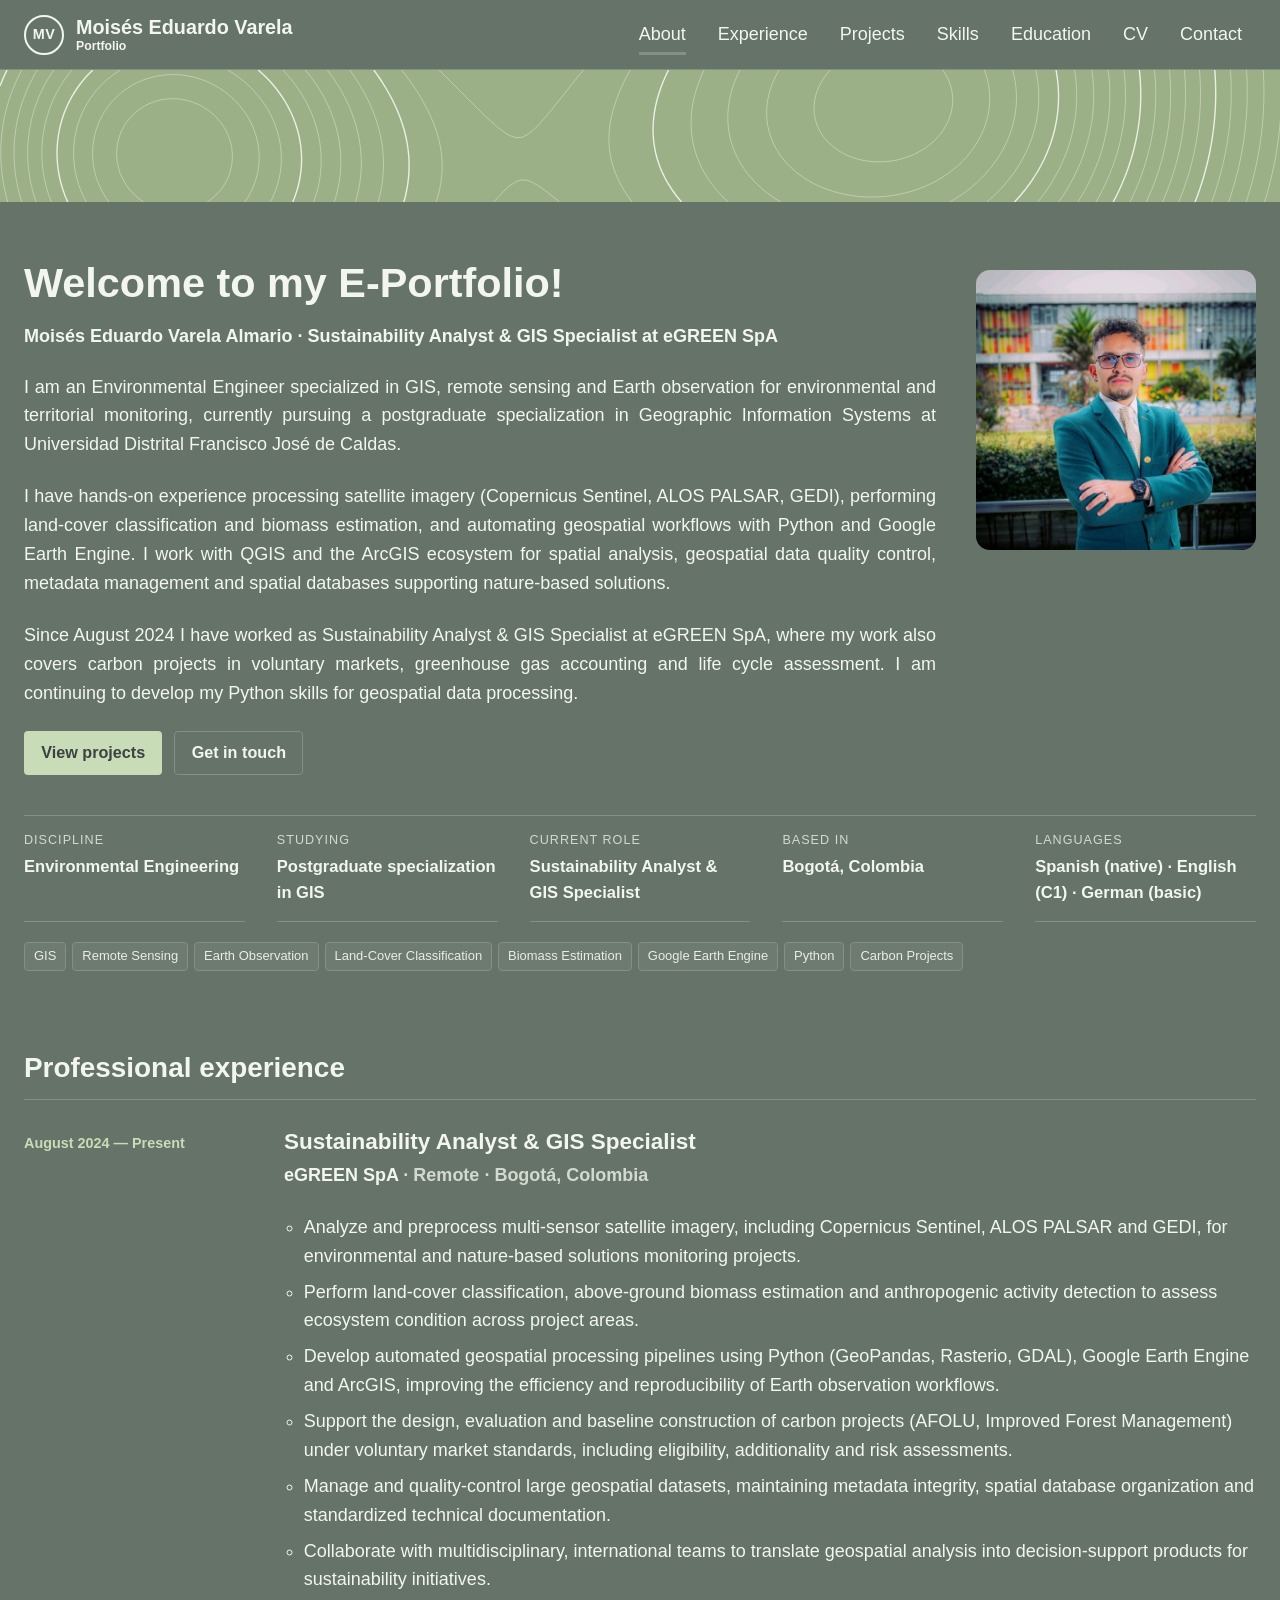
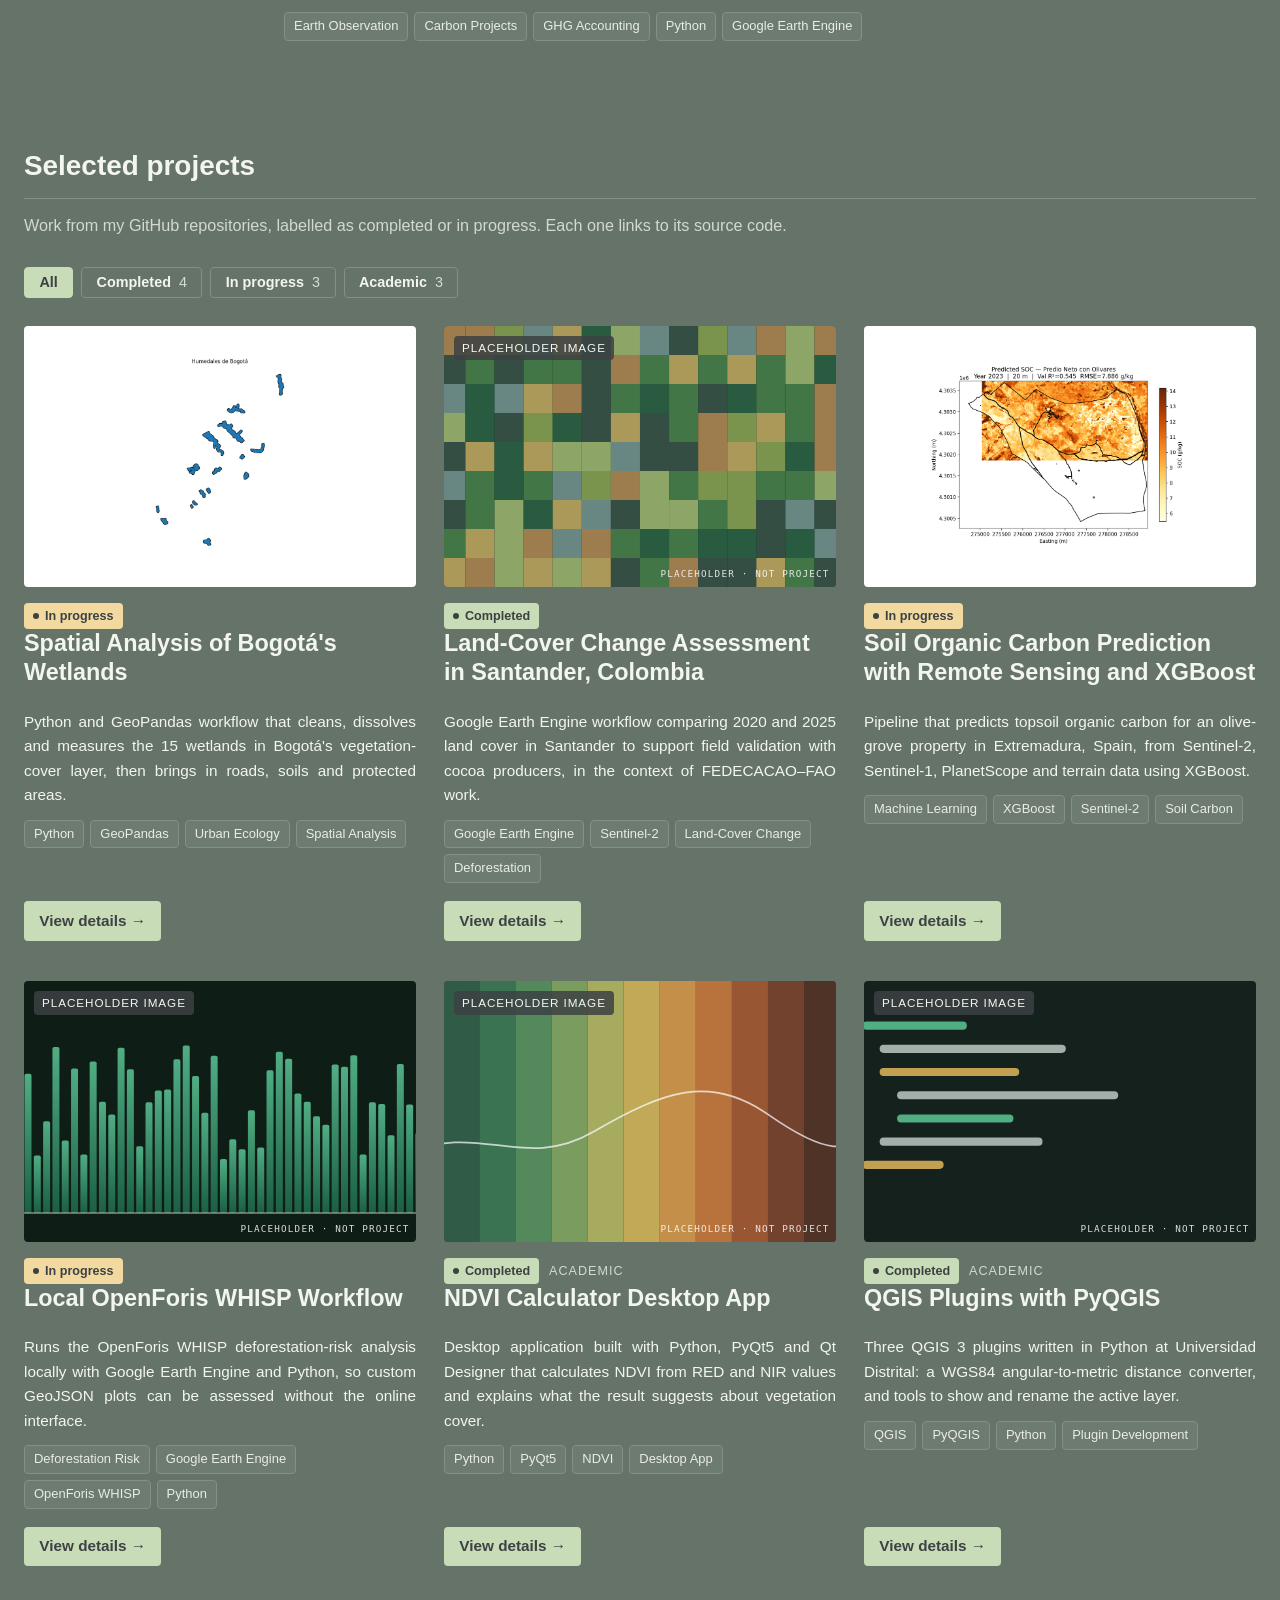
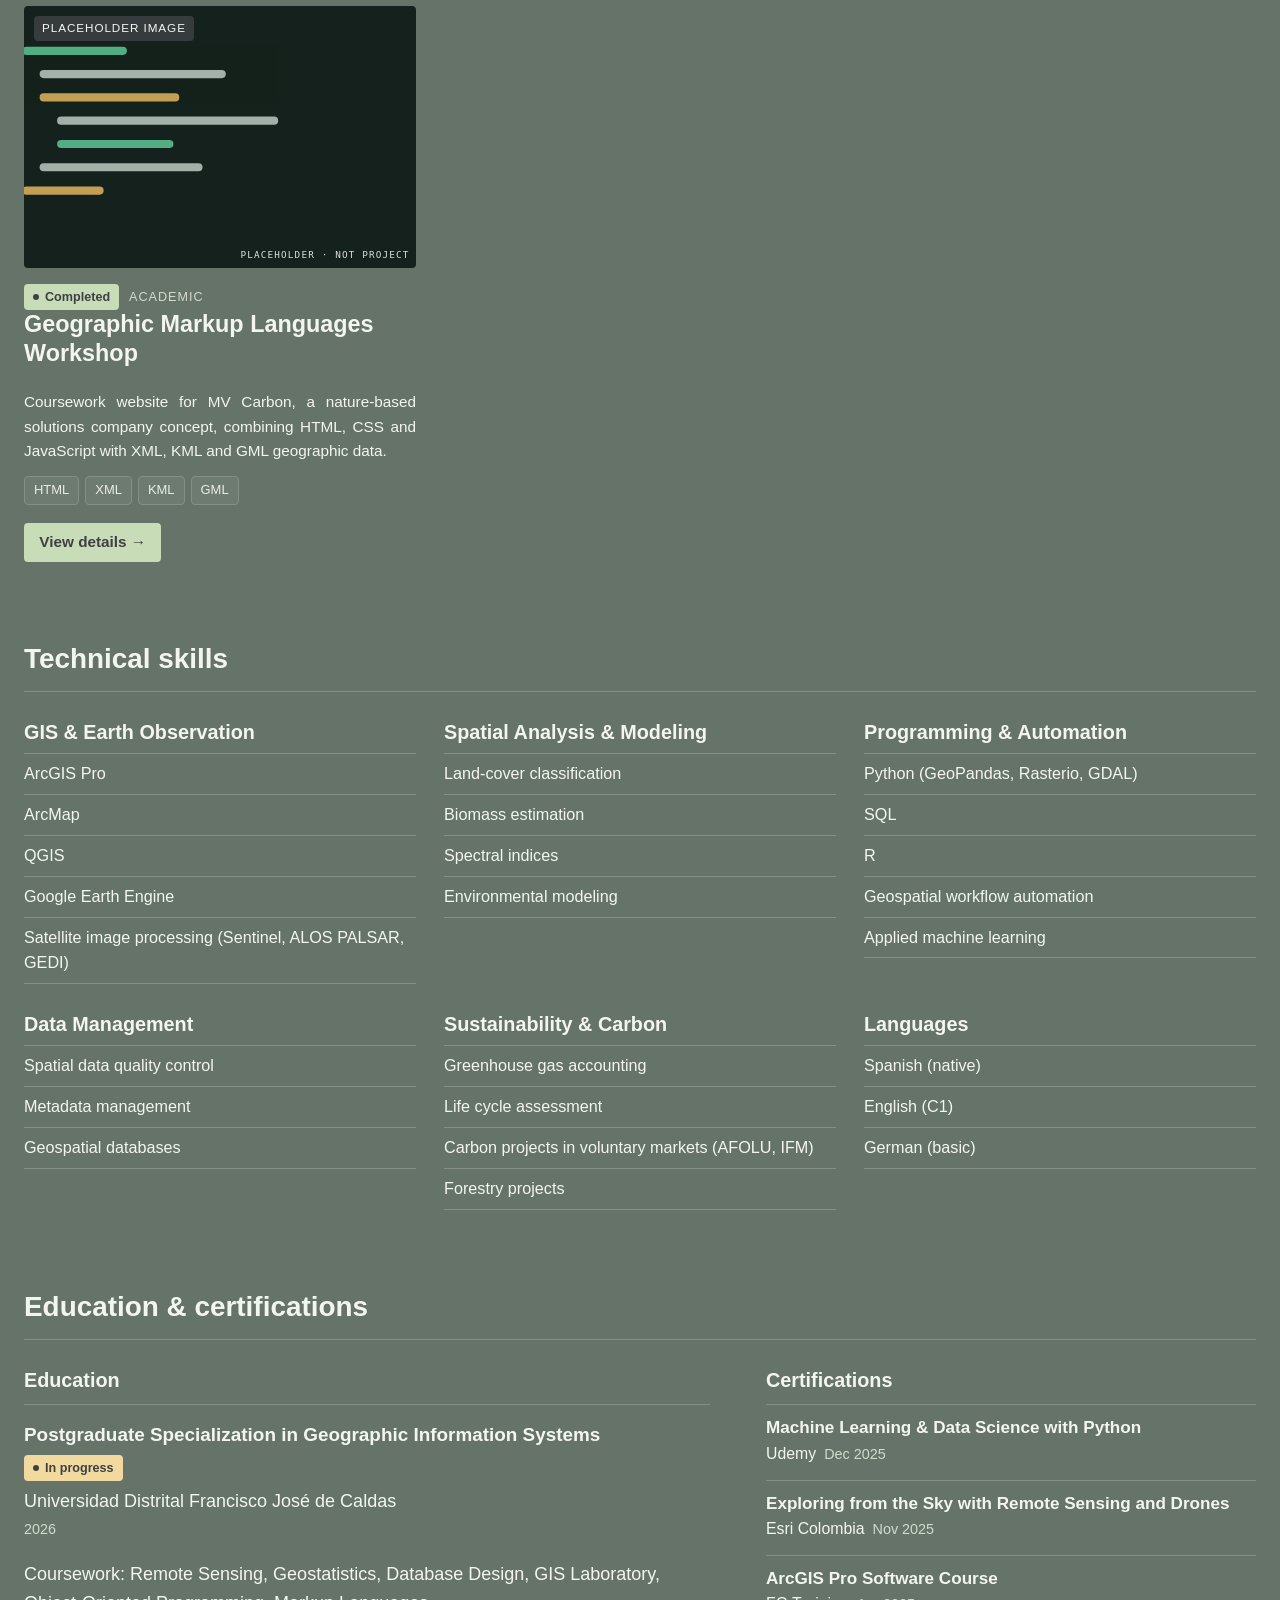
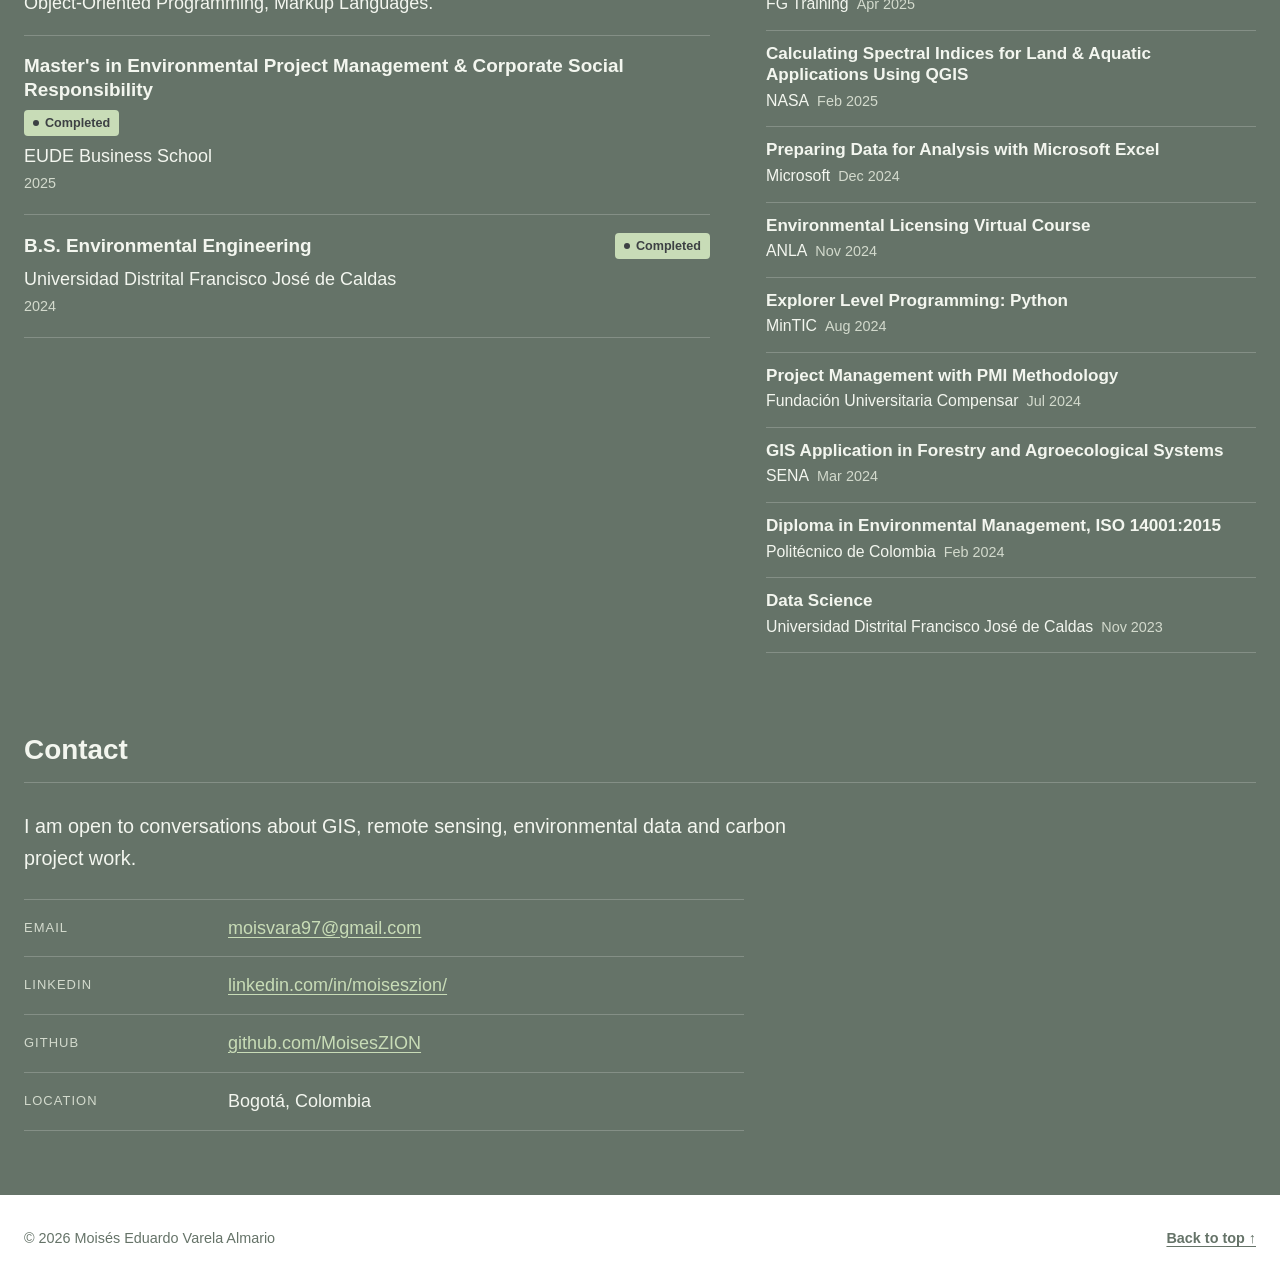
<file: index.html>
<!doctype html>
<html lang="en">
  <head>
    <meta charset="utf-8" />
    <meta name="viewport" content="width=device-width, initial-scale=1" />
    <title>Moisés Varela · Environmental Engineer & GIS Specialist</title>
    <meta
      name="description"
      content="Portfolio of Moisés Eduardo Varela Almario, Environmental Engineer working in GIS, remote sensing, geospatial analysis and sustainability."
    />
    <meta property="og:title" content="Moisés Varela · Environmental Engineer & GIS Specialist" />
    <meta property="og:description" content="GIS, remote sensing, environmental data and sustainability." />
    <meta property="og:type" content="website" />
    <meta name="theme-color" content="#657368" />
    <link rel="icon" href="assets/img/favicon.svg" type="image/svg+xml" />
    <link rel="stylesheet" href="assets/css/styles.css" />
  </head>
  <body>
    <a class="skip-link" href="#main">Skip to content</a>

    <header class="site-header" id="top">
      <div class="container header-inner">
        <a class="brand" href="#top" aria-label="Home">
          <span class="brand-mark" aria-hidden="true">MV</span>
          <span class="brand-text">
            <span class="brand-name">Moisés Eduardo Varela</span>
            <span class="brand-sub">Portfolio</span>
          </span>
        </a>
        <button class="nav-toggle" type="button" aria-expanded="false" aria-controls="site-nav">
          <span class="sr-only">Toggle navigation</span>
          <span class="nav-toggle-bar" aria-hidden="true"></span>
        </button>
        <nav id="site-nav" class="site-nav" aria-label="Primary">
          <ul>
            <li><a href="#about">About</a></li>
            <li><a href="#experience">Experience</a></li>
            <li><a href="#projects">Projects</a></li>
            <li><a href="#skills">Skills</a></li>
            <li><a href="#education">Education</a></li>
            <li><a href="assets/docs/CV_Moises.pdf" target="_blank" rel="noopener noreferrer">CV</a></li>
            <li><a href="#contact">Contact</a></li>
          </ul>
        </nav>
      </div>
    </header>

    <main id="main">
      <!-- BANNER: decorative contour pattern, procedurally generated (not real data) -->
      <div class="banner" aria-hidden="true"><canvas id="contour-canvas"></canvas></div>

      <!-- HOME / ABOUT -->
      <section class="section home" id="about" aria-labelledby="home-title">
        <div class="container">
          <div class="home-content">
            <div class="text-container">
              <h1 id="home-title" class="home-title">Welcome to my E-Portfolio!</h1>
              <p class="home-role">
                <span data-bind="profile.name">Moisés Eduardo Varela</span> ·
                <span data-bind="profile.role">Sustainability Analyst &amp; GIS Specialist at eGREEN SpA</span>
              </p>
              <div class="prose" id="about-text"></div>
              <div class="hero-actions">
                <a class="btn btn-primary" href="#projects">View projects</a>
                <a class="btn btn-ghost" href="#contact">Get in touch</a>
                <a class="btn btn-ghost" id="cv-link" hidden>Download CV</a>
              </div>
            </div>
            <div class="image-container about-photo" id="about-photo"></div>
          </div>
          <dl class="facts" id="about-facts"></dl>
          <ul class="keyword-line" id="hero-keywords" aria-label="Areas of focus"></ul>
        </div>
      </section>

      <!-- EXPERIENCE -->
      <section class="section" id="experience" aria-labelledby="experience-title">
        <div class="container">
          <header class="section-head">
            <h2 id="experience-title">Professional experience</h2>
          </header>
          <ol class="timeline" id="experience-list"></ol>
        </div>
      </section>

      <!-- PROJECTS -->
      <section class="section" id="projects" aria-labelledby="projects-title">
        <div class="container">
          <header class="section-head">
            <h2 id="projects-title">Selected projects</h2>
            <p class="section-sub">
              Work from my GitHub repositories, labelled as completed or in progress. Each one links to its
              source code.
            </p>
          </header>
          <div class="filters" role="group" aria-label="Filter projects by status" id="project-filters"></div>
          <div class="project-grid" id="project-grid" aria-live="polite"></div>
        </div>
      </section>

      <!-- SKILLS -->
      <section class="section" id="skills" aria-labelledby="skills-title">
        <div class="container">
          <header class="section-head">
            <h2 id="skills-title">Technical skills</h2>
          </header>
          <div class="skills-grid" id="skills-grid"></div>
        </div>
      </section>

      <!-- EDUCATION -->
      <section class="section" id="education" aria-labelledby="education-title">
        <div class="container">
          <header class="section-head">
            <h2 id="education-title">Education &amp; certifications</h2>
          </header>
          <div class="edu-grid">
            <div>
              <h3 class="sub-head">Education</h3>
              <ul class="edu-list" id="education-list"></ul>
            </div>
            <div>
              <h3 class="sub-head">Certifications</h3>
              <ul class="edu-list" id="cert-list"></ul>
            </div>
          </div>
        </div>
      </section>

      <!-- CONTACT -->
      <section class="section section-contact" id="contact" aria-labelledby="contact-title">
        <div class="container">
          <header class="section-head">
            <h2 id="contact-title">Contact</h2>
          </header>
          <p class="contact-intro" id="contact-intro"></p>
          <ul class="contact-list" id="contact-list"></ul>
        </div>
      </section>
    </main>

    <footer class="site-footer">
      <div class="container footer-inner">
        <p>© <span id="year"></span> Moisés Eduardo Varela Almario</p>
        <a class="mono" href="#top">Back to top ↑</a>
      </div>
    </footer>

    <noscript>
      <p class="noscript">This site uses JavaScript to display its content. Please enable JavaScript.</p>
    </noscript>

    <script src="assets/js/content.js"></script>
    <script src="assets/js/common.js"></script>
    <script src="assets/js/main.js"></script>
  </body>
</html>
</file>
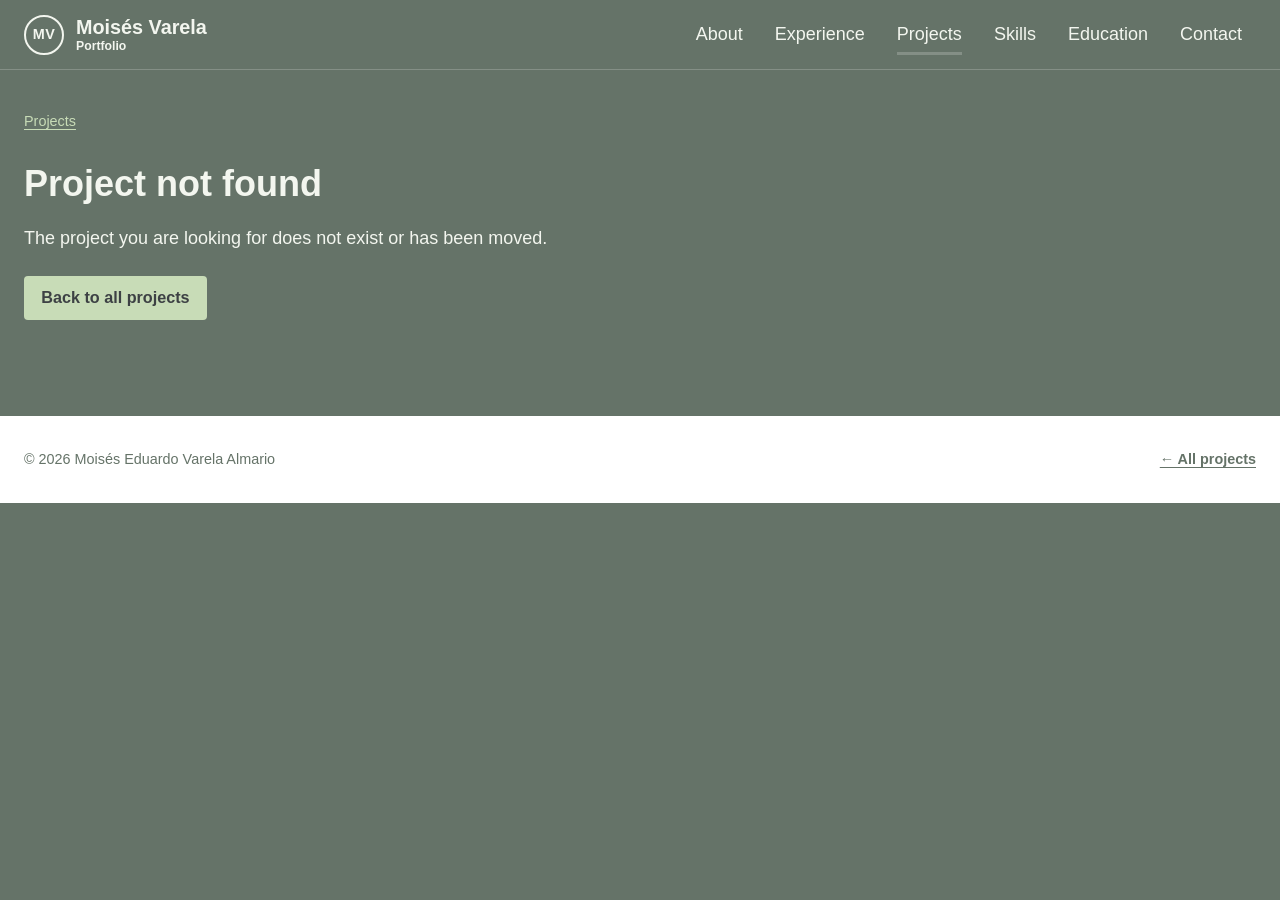
<file: project.html>
<!doctype html>
<html lang="en">
  <head>
    <meta charset="utf-8" />
    <meta name="viewport" content="width=device-width, initial-scale=1" />
    <title>Project · Moisés Varela</title>
    <meta name="description" content="Project details from the portfolio of Moisés Eduardo Varela Almario." />
    <meta name="theme-color" content="#657368" />
    <link rel="icon" href="assets/img/favicon.svg" type="image/svg+xml" />
    <link rel="stylesheet" href="assets/css/styles.css" />
  </head>
  <body class="page-project">
    <a class="skip-link" href="#main">Skip to content</a>

    <header class="site-header" id="top">
      <div class="container header-inner">
        <a class="brand" href="index.html" aria-label="Home">
          <span class="brand-mark" aria-hidden="true">MV</span>
          <span class="brand-text">
            <span class="brand-name">Moisés Varela</span>
            <span class="brand-sub">Portfolio</span>
          </span>
        </a>
        <button class="nav-toggle" type="button" aria-expanded="false" aria-controls="site-nav">
          <span class="sr-only">Toggle navigation</span>
          <span class="nav-toggle-bar" aria-hidden="true"></span>
        </button>
        <nav id="site-nav" class="site-nav" aria-label="Primary">
          <ul>
            <li><a href="index.html#about">About</a></li>
            <li><a href="index.html#experience">Experience</a></li>
            <li><a href="index.html#projects" aria-current="true">Projects</a></li>
            <li><a href="index.html#skills">Skills</a></li>
            <li><a href="index.html#education">Education</a></li>
            <li><a href="index.html#contact">Contact</a></li>
          </ul>
        </nav>
      </div>
    </header>

    <main id="main" class="project-page">
      <div class="container" id="project-root">
        <p class="muted">Loading project…</p>
      </div>
    </main>

    <footer class="site-footer">
      <div class="container footer-inner">
        <p>© <span id="year"></span> Moisés Eduardo Varela Almario</p>
        <a class="mono" href="index.html#projects">← All projects</a>
      </div>
    </footer>

    <noscript>
      <p class="noscript">This site uses JavaScript to display its content. Please enable JavaScript.</p>
    </noscript>

    <script src="assets/js/content.js"></script>
    <script src="assets/js/common.js"></script>
    <script src="assets/js/project.js"></script>
  </body>
</html>
</file>
<file: assets/css/styles.css>
/* ==========================================================
   Moisés Varela — Portfolio
   Palette: sage green ground, off-white ink, pale green accent
   ========================================================== */

:root {
  --bg: #657368;
  --surface: rgba(255, 255, 255, 0.06);
  --ink: #f3f6ef;
  --ink-soft: #e9ede4;
  --muted: #d3dacd;
  --line: #848f86;
  --accent: #c8dcb7;
  --accent-ink: #3d4144;
  --accent-soft: rgba(200, 220, 183, 0.18);
  --hover: #e2dada;
  --ochre: #f2d9a0;
  --ochre-soft: rgba(242, 217, 160, 0.16);
  --contour: rgba(243, 246, 239, 0.5);
  --contour-major: rgba(243, 246, 239, 0.9);
  --map-bg: #9bb086;
  --footer-bg: #ffffff;
  --footer-ink: #657368;
  --radius: 4px;
  --font-sans: -apple-system, BlinkMacSystemFont, "Roboto", "Segoe UI", "Helvetica Neue", "Lucida Grande", Arial, sans-serif;
  --header-h: 70px;
  color-scheme: dark;
}

/* ---------- base ---------- */
*,
*::before,
*::after { box-sizing: border-box; }

html { scroll-behavior: smooth; scroll-padding-top: calc(var(--header-h) + 16px); font-size: 16px; }
@media (min-width: 768px) { html { font-size: 17px; } }
@media (min-width: 1080px) { html { font-size: 18px; } }
@media (prefers-reduced-motion: reduce) { html { scroll-behavior: auto; } }

body {
  margin: 0;
  background: var(--bg);
  color: var(--ink);
  font-family: var(--font-sans);
  font-size: 1rem;
  line-height: 1.6;
  -webkit-font-smoothing: antialiased;
  overflow-x: hidden;
}

img { max-width: 100%; display: block; }
a { color: var(--accent); text-underline-offset: 3px; }
a:hover { color: var(--hover); }
h1, h2, h3, h4 { line-height: 1.25; margin: 0 0 0.5em; font-weight: 700; }
p { margin: 0 0 1.3em; }

:focus-visible { outline: 2px solid var(--ochre); outline-offset: 3px; border-radius: 4px; }

.mono { font-size: 0.8rem; }
.muted { color: var(--muted); }
.sr-only {
  position: absolute; width: 1px; height: 1px; padding: 0; margin: -1px;
  overflow: hidden; clip: rect(0 0 0 0); white-space: nowrap; border: 0;
}

.container { width: 100%; max-width: 1280px; margin: 0 auto; padding: 0 16px; }
@media (min-width: 720px) { .container { padding: 0 24px; } }

.skip-link {
  position: absolute; left: 16px; top: -100px; z-index: 100;
  background: var(--accent); color: var(--accent-ink); padding: 8px 14px; border-radius: var(--radius);
}
.skip-link:focus { top: 12px; }

.noscript { padding: 16px; text-align: center; }

/* ---------- "to be provided" marker ---------- */
.todo {
  display: inline-block;
  font-size: 0.75rem;
  color: var(--ochre);
  background: var(--ochre-soft);
  border: 1px dashed currentColor;
  border-radius: var(--radius);
  padding: 1px 8px;
}

/* ---------- masthead ---------- */
.site-header {
  position: sticky; top: 0; z-index: 50;
  height: var(--header-h);
  background: var(--bg);
  border-bottom: 1px solid var(--line);
}
.header-inner { height: 100%; display: flex; align-items: center; justify-content: space-between; gap: 16px; }

.brand { display: flex; align-items: center; gap: 12px; color: var(--ink); text-decoration: none; line-height: 1.15; }
.brand:hover { color: var(--hover); }
.brand-mark {
  display: grid; place-items: center; width: 40px; height: 40px; border-radius: 50%;
  border: 2px solid currentColor; font-weight: 700; font-size: 0.8rem; letter-spacing: 0.04em;
}
.brand-text { display: flex; flex-direction: column; }
.brand-name { font-weight: 700; font-size: 1.1rem; }
.brand-sub { font-weight: 700; font-size: 0.68rem; }

.site-nav { display: flex; align-items: center; }
.site-nav ul { display: flex; gap: 4px; list-style: none; margin: 0; padding: 0; }
.site-nav a {
  position: relative; display: block; padding: 8px 14px;
  color: var(--ink); text-decoration: none; font-size: 1rem;
}
.site-nav a::after {
  content: ""; position: absolute; left: 14px; right: 14px; bottom: 2px; height: 3px;
  background: var(--line); transform: scaleX(0); transition: transform 0.2s ease-in-out;
}
.site-nav a:hover { color: var(--hover); }
.site-nav a:hover::after, .site-nav a[aria-current="true"]::after { transform: scaleX(1); }

.nav-toggle { display: none; }

@media (max-width: 900px) {
  .nav-toggle {
    display: grid; place-items: center; width: 44px; height: 44px;
    background: transparent; border: 0; cursor: pointer; color: var(--accent);
  }
  .nav-toggle-bar, .nav-toggle-bar::before, .nav-toggle-bar::after {
    display: block; width: 24px; height: 4px; background: currentColor; position: relative; transition: transform 0.2s;
  }
  .nav-toggle-bar::before, .nav-toggle-bar::after { content: ""; position: absolute; left: 0; }
  .nav-toggle-bar::before { top: -8px; }
  .nav-toggle-bar::after { top: 8px; }
  .nav-toggle[aria-expanded="true"] .nav-toggle-bar { background: transparent; }
  .nav-toggle[aria-expanded="true"] .nav-toggle-bar::before { transform: translateY(8px) rotate(45deg); }
  .nav-toggle[aria-expanded="true"] .nav-toggle-bar::after { transform: translateY(-8px) rotate(-45deg); }

  .site-nav {
    position: absolute; top: var(--header-h); left: 0; right: 0;
    flex-direction: column; align-items: stretch;
    padding: 8px 16px 16px; background: var(--bg); border-bottom: 1px solid var(--line);
    display: none;
  }
  .site-nav.is-open { display: flex; }
  .site-nav ul { flex-direction: column; gap: 0; }
  .site-nav a { padding: 12px 4px; border-bottom: 1px solid var(--line); }
  .site-nav li:last-child a { border-bottom: 0; }
  .site-nav a::after { display: none; }
}

/* ---------- buttons ---------- */
.btn {
  display: inline-block; padding: 0.5em 1em; border-radius: var(--radius);
  font-weight: 700; font-size: 0.9rem; text-decoration: none; text-align: center;
  border: 1px solid transparent; cursor: pointer;
}
.btn-primary { background: var(--accent); color: var(--accent-ink); }
.btn-primary:hover { background: #b4c6a5; color: var(--accent-ink); }
.btn-ghost { color: var(--ink); border-color: var(--line); background: transparent; }
.btn-ghost:hover { border-color: var(--ink); color: var(--ink); }

/* ---------- map banner (decorative contour canvas) ---------- */
.banner { position: relative; height: 96px; background: var(--map-bg); overflow: hidden; }
@media (min-width: 768px) { .banner { height: 132px; } }
#contour-canvas { position: absolute; inset: 0; width: 100%; height: 100%; }

/* ---------- sections ---------- */
.section { padding: 40px 0; }
.section-head { margin-bottom: 28px; }
.section-head h2 {
  font-size: 1.55rem; margin: 0; padding-bottom: 0.5em; border-bottom: 1px solid var(--line);
}
.section-sub { color: var(--muted); margin: 14px 0 0; font-size: 0.9rem; }

.reveal { opacity: 0; transform: translateY(16px); transition: opacity 0.6s ease, transform 0.6s ease; }
.reveal.is-visible { opacity: 1; transform: none; }

/* ---------- home: welcome text beside the portrait ---------- */
.home { padding-top: 56px; }
.home-content { display: flex; align-items: flex-start; justify-content: space-between; gap: 40px; }
.text-container { flex: 1; min-width: 0; }
.home-title { font-size: clamp(1.8rem, 4vw, 2.3rem); margin-bottom: 0.3em; }
.home-role { font-weight: 700; margin-bottom: 1.2em; }
.prose p { text-align: justify; hyphens: auto; }
.hero-actions { display: flex; flex-wrap: wrap; gap: 12px; margin: 4px 0 0; }

.image-container { width: 280px; flex-shrink: 0; margin-top: 12px; }
.about-photo img, .initials { width: 100%; aspect-ratio: 1; border-radius: 5%; object-fit: cover; }
.initials {
  display: grid; place-items: center; background: var(--accent-soft); color: var(--accent);
  font-weight: 700; font-size: 4rem; border: 1px solid var(--line);
}

@media (max-width: 768px) {
  .home { padding-top: 36px; }
  .home-content { flex-direction: column; align-items: center; gap: 24px; }
  .image-container { order: -1; width: 200px; margin-top: 0; }
  .text-container { width: 100%; }
  .initials { font-size: 2.8rem; }
}

.facts {
  margin: 40px 0 0; display: grid; gap: 0 32px; border-top: 1px solid var(--line);
  grid-template-columns: repeat(auto-fit, minmax(210px, 1fr));
}
.fact { padding: 14px 0; border-bottom: 1px solid var(--line); }
.fact dt { color: var(--muted); text-transform: uppercase; font-size: 0.7rem; letter-spacing: 0.08em; }
.fact dd { margin: 4px 0 0; font-weight: 700; font-size: 0.92rem; }

.keyword-line { list-style: none; padding: 0; margin: 20px 0 0; display: flex; flex-wrap: wrap; gap: 6px; }
.keyword-line li, .tag-list li {
  font-size: 0.72rem; padding: 3px 9px; border-radius: var(--radius);
  background: var(--surface); color: var(--ink-soft); border: 1px solid var(--line);
}

/* ---------- experience timeline ---------- */
.timeline { list-style: none; margin: 0; padding: 0; }
.timeline-item { display: grid; gap: 8px 40px; padding: 0 0 28px; }
.timeline-item + .timeline-item { padding-top: 28px; border-top: 1px solid var(--line); }
@media (min-width: 760px) { .timeline-item { grid-template-columns: 220px 1fr; } }
.timeline-period { color: var(--accent); font-weight: 700; padding-top: 4px; }
.timeline-body h3 { font-size: 1.25rem; margin-bottom: 4px; }
.timeline-org { font-weight: 700; }
.highlights { padding-left: 1.1em; margin: 0 0 1em; }
.highlights li { margin-bottom: 0.4em; }

/* ---------- tags & badges ---------- */
.tag-list { list-style: none; display: flex; flex-wrap: wrap; gap: 6px; padding: 0; margin: 12px 0 0; }

.badge {
  display: inline-flex; align-items: center; gap: 6px;
  font-size: 0.7rem; font-weight: 700; padding: 3px 9px; border-radius: var(--radius); white-space: nowrap;
}
.badge::before { content: ""; width: 6px; height: 6px; border-radius: 50%; background: currentColor; }
.status-completed { color: var(--accent-ink); background: var(--accent); }
.status-progress { color: var(--accent-ink); background: var(--ochre); }
.status-draft { color: var(--muted); border: 1px dashed var(--line); }
.type-label { color: var(--muted); text-transform: uppercase; font-size: 0.7rem; letter-spacing: 0.08em; }

/* ---------- projects: three-column feature rows ---------- */
.filters { display: flex; flex-wrap: wrap; gap: 8px; margin-bottom: 28px; }
.chip {
  font: 700 0.8rem var(--font-sans); padding: 0.45em 1em; border-radius: var(--radius); cursor: pointer;
  background: transparent; color: var(--ink); border: 1px solid var(--line);
}
.chip:hover { border-color: var(--ink); }
.chip[aria-pressed="true"] { background: var(--accent); color: var(--accent-ink); border-color: var(--accent); }
.chip-count { font-weight: 400; opacity: 0.8; margin-left: 4px; }

.project-grid { display: grid; gap: 40px 28px; }
@media (min-width: 640px) { .project-grid { grid-template-columns: repeat(2, 1fr); } }
@media (min-width: 1000px) { .project-grid { grid-template-columns: repeat(3, 1fr); } }

.project-card-link { display: flex; flex-direction: column; height: 100%; color: inherit; text-decoration: none; }
.project-card-link:hover { color: inherit; }
.project-card-body { display: flex; flex-direction: column; flex: 1; padding-top: 16px; }
.project-card h3 { font-size: 1.3rem; margin: 0 0 10px; }
.project-card-link:hover h3 { text-decoration: underline; }
.project-card p { font-size: 0.85rem; text-align: justify; hyphens: auto; margin: 12px 0 0; }
.project-meta { display: flex; flex-wrap: wrap; align-items: center; gap: 10px; }
.card-cta {
  align-self: flex-start; margin-top: 18px; padding: 0.5em 1em; border-radius: var(--radius);
  background: var(--accent); color: var(--accent-ink); font-weight: 700; font-size: 0.85rem;
}
.project-card-body .tag-list { margin-bottom: auto; }
.project-card-link:hover .card-cta { background: #b4c6a5; }

.media { position: relative; margin: 0; background: var(--surface); }
.media img { width: 100%; height: 100%; object-fit: cover; }
.card-media { aspect-ratio: 3 / 2; border-radius: var(--radius); overflow: hidden; }
.card-media:not(.is-placeholder), .detail-hero:not(.is-placeholder), .gallery .media:not(.is-placeholder) { background: #ffffff; }
.card-media:not(.is-placeholder) img, .detail-hero:not(.is-placeholder) img { object-fit: contain; }
.placeholder-tag {
  position: absolute; top: 10px; left: 10px; font-size: 0.65rem; text-transform: uppercase; letter-spacing: 0.08em;
  background: rgba(61, 65, 68, 0.85); color: var(--ink); padding: 3px 8px; border-radius: var(--radius);
}
.media figcaption { padding: 10px 12px; font-size: 0.8rem; color: var(--muted); background: var(--surface); }

/* ---------- skills ---------- */
.skills-grid { display: grid; gap: 28px; }
@media (min-width: 640px) { .skills-grid { grid-template-columns: repeat(2, 1fr); } }
@media (min-width: 1000px) { .skills-grid { grid-template-columns: repeat(3, 1fr); } }
.skill-group h3 { font-size: 1.1rem; display: flex; align-items: baseline; gap: 10px; margin-bottom: 8px; }
.skill-index { display: none; }
.skill-group ul { list-style: none; margin: 0; padding: 0; border-top: 1px solid var(--line); }
.skill-group li { padding: 7px 0; border-bottom: 1px solid var(--line); font-size: 0.9rem; }

/* ---------- education ---------- */
.edu-grid { display: grid; gap: 40px; }
@media (min-width: 860px) { .edu-grid { grid-template-columns: 1.4fr 1fr; gap: 56px; } }
.sub-head { font-size: 1.1rem; margin-bottom: 12px; }
.edu-list { list-style: none; margin: 0; padding: 0; }
.edu-item { padding: 18px 0; border-top: 1px solid var(--line); }
.edu-item:last-child { border-bottom: 1px solid var(--line); }
.edu-top { display: flex; flex-wrap: wrap; align-items: center; justify-content: space-between; gap: 8px 16px; }
.edu-item h4 { font-size: 1.05rem; margin: 0; }
.edu-inst { margin: 6px 0 2px; }
.edu-item p:last-child { margin-bottom: 0; }
.cert-item { padding: 12px 0; }
.cert-item h4 { font-size: 0.95rem; }
.cert-item .edu-inst { display: inline; margin: 0; font-size: 0.88rem; }
.cert-item .edu-inst + .mono { display: inline; margin: 0 0 0 8px; }

/* ---------- contact ---------- */
.section-contact { padding-bottom: 64px; }
.contact-intro { font-size: 1.1rem; max-width: 40em; margin-bottom: 24px; }
.contact-list { list-style: none; margin: 0; padding: 0; display: grid; gap: 0; max-width: 720px; }
.contact-list li { display: grid; gap: 4px; padding: 14px 0; border-top: 1px solid var(--line); overflow-wrap: anywhere; }
.contact-list li:last-child { border-bottom: 1px solid var(--line); }
@media (min-width: 640px) { .contact-list li { grid-template-columns: 200px 1fr; align-items: center; } }
.contact-label { color: var(--muted); text-transform: uppercase; font-size: 0.72rem; letter-spacing: 0.08em; }
.contact-list .todo, .facts .todo { justify-self: start; }

/* ---------- footer ---------- */
.site-footer { background: var(--footer-bg); color: var(--footer-ink); padding: 32px 0; font-size: 0.8rem; }
.footer-inner { display: flex; flex-wrap: wrap; justify-content: space-between; gap: 12px; }
.footer-inner p { margin: 0; }
.site-footer a { color: var(--footer-ink); font-weight: 700; }
.site-footer a:hover { color: var(--accent-ink); }

/* ---------- project detail page ---------- */
.project-page { padding: 40px 0 72px; }
.breadcrumb { color: var(--muted); margin-bottom: 28px; }
.breadcrumb a { color: var(--accent); }
.detail-head { max-width: 860px; margin-bottom: 24px; }
.detail-head h1 { font-size: clamp(1.8rem, 4.5vw, 2.6rem); margin: 16px 0 12px; }
.detail-lead { font-size: 1.1rem; }

.notice {
  max-width: 860px; padding: 14px 18px; border-radius: var(--radius); margin-bottom: 28px;
  background: var(--surface); border: 1px dashed var(--line); font-size: 0.9rem;
}
.notice-progress { background: var(--ochre-soft); border-color: var(--ochre); }

.detail-hero { aspect-ratio: 21 / 9; border-radius: var(--radius); overflow: hidden; margin-bottom: 48px; }

.detail-grid { display: grid; gap: 40px; }
@media (min-width: 900px) { .detail-grid { grid-template-columns: 1fr 280px; gap: 64px; } }
.detail-section { margin-bottom: 36px; }
.detail-section h2 { font-size: 1.4rem; padding-bottom: 0.5em; border-bottom: 1px solid var(--line); margin-bottom: 14px; }
.detail-section p { text-align: justify; hyphens: auto; }
.gallery { display: grid; gap: 16px; }
@media (min-width: 640px) { .gallery { grid-template-columns: repeat(2, 1fr); } }
.gallery .media { border-radius: var(--radius); overflow: hidden; }

.detail-aside { align-self: start; font-size: 0.9rem; }
@media (min-width: 900px) { .detail-aside { position: sticky; top: calc(var(--header-h) + 24px); } }
.aside-block { padding: 16px 0; border-top: 1px solid var(--line); }
.aside-block h3 { text-transform: uppercase; color: var(--muted); letter-spacing: 0.08em; margin-bottom: 8px; }
.aside-block ul { list-style: none; margin: 0; padding: 0; }
.aside-block li { padding: 2px 0; }
.aside-block p { margin: 0; }

.pager { display: grid; gap: 16px; margin-top: 56px; padding-top: 32px; border-top: 1px solid var(--line); }
@media (min-width: 640px) { .pager { grid-template-columns: 1fr 1fr; } .pager a:last-child { text-align: right; } }
.pager a {
  display: flex; flex-direction: column; gap: 4px; padding: 16px 20px; border-radius: var(--radius);
  border: 1px solid var(--line); color: var(--ink); text-decoration: none; font-weight: 700;
}
.pager a:hover { border-color: var(--accent); }
.pager .mono { color: var(--muted); font-weight: 400; }

/* ---------- 404 ---------- */
.not-found { min-height: 60vh; display: grid; place-content: center; text-align: center; padding: 64px 16px; }
.not-found h1 { font-size: clamp(2.4rem, 7vw, 4rem); }

@media (prefers-reduced-motion: reduce) {
  *, *::before, *::after { transition: none !important; animation: none !important; }
}

[hidden] { display: none !important; }
</file>
